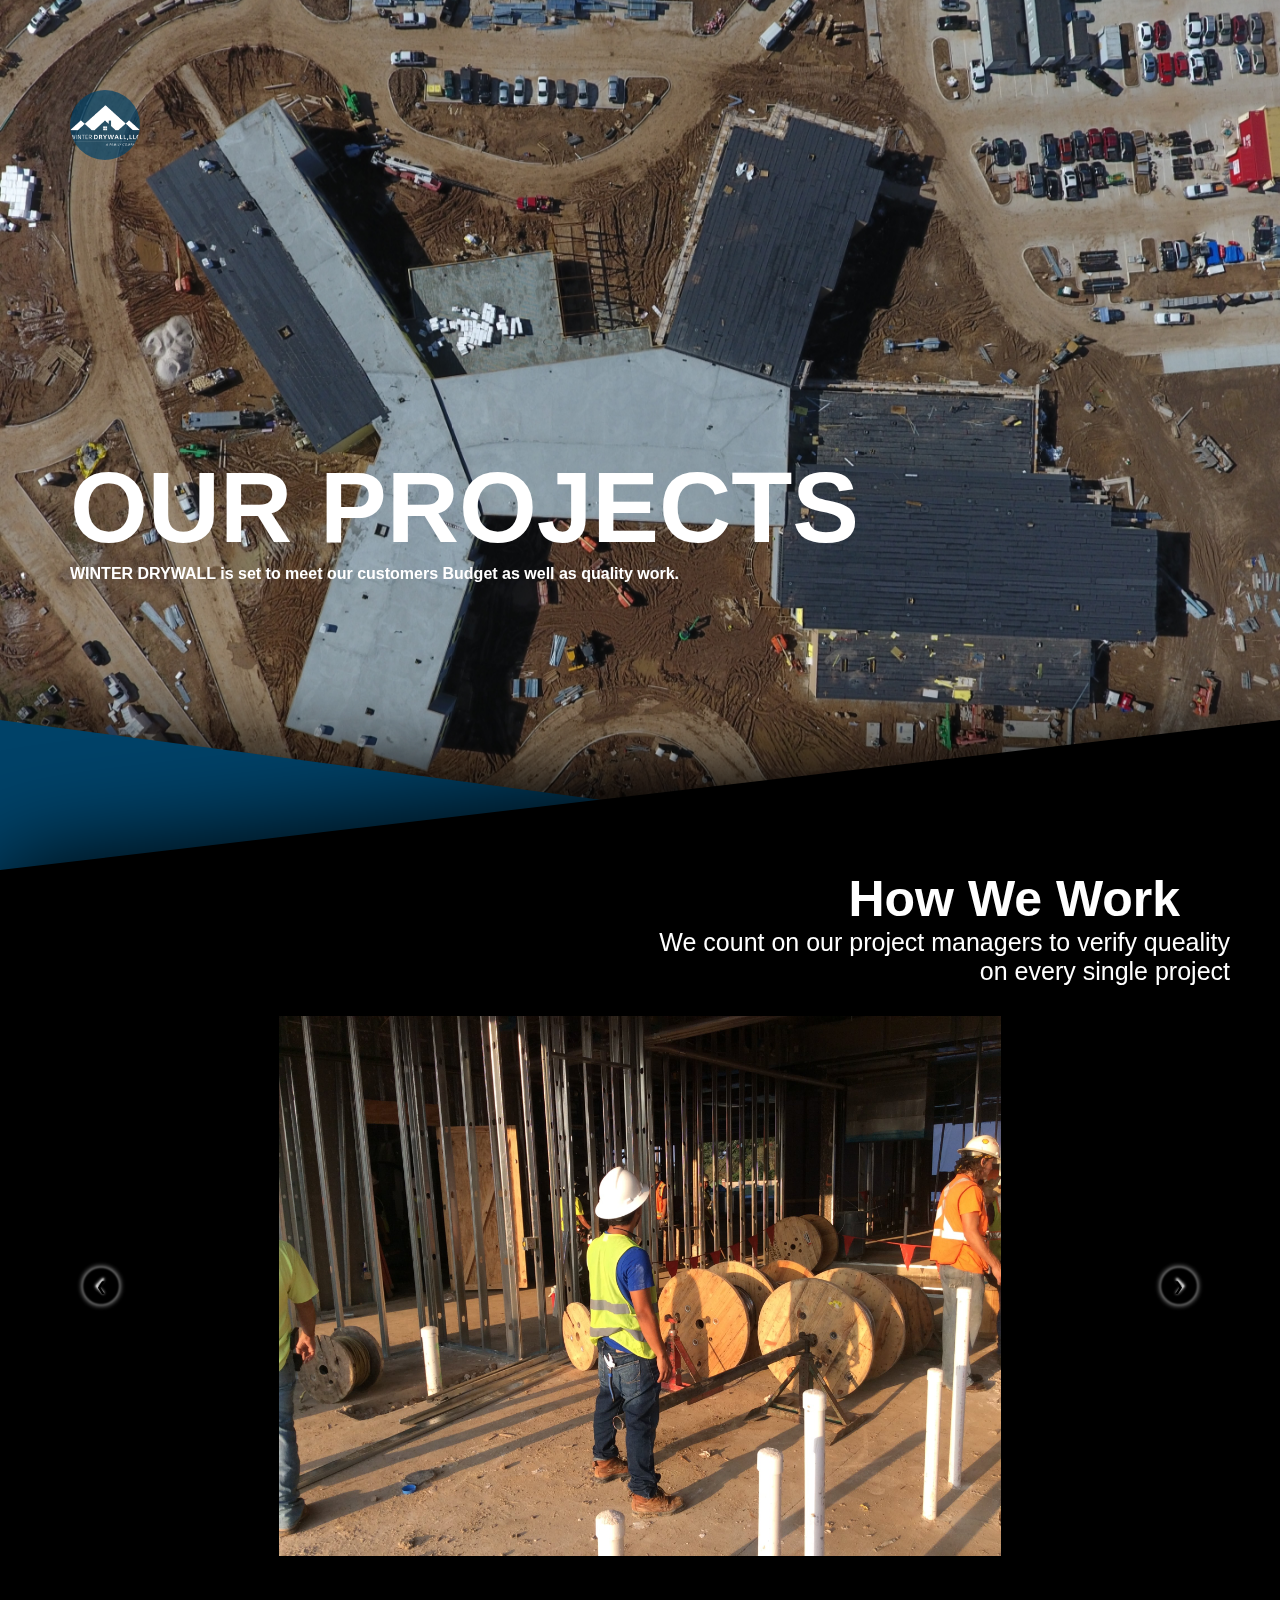
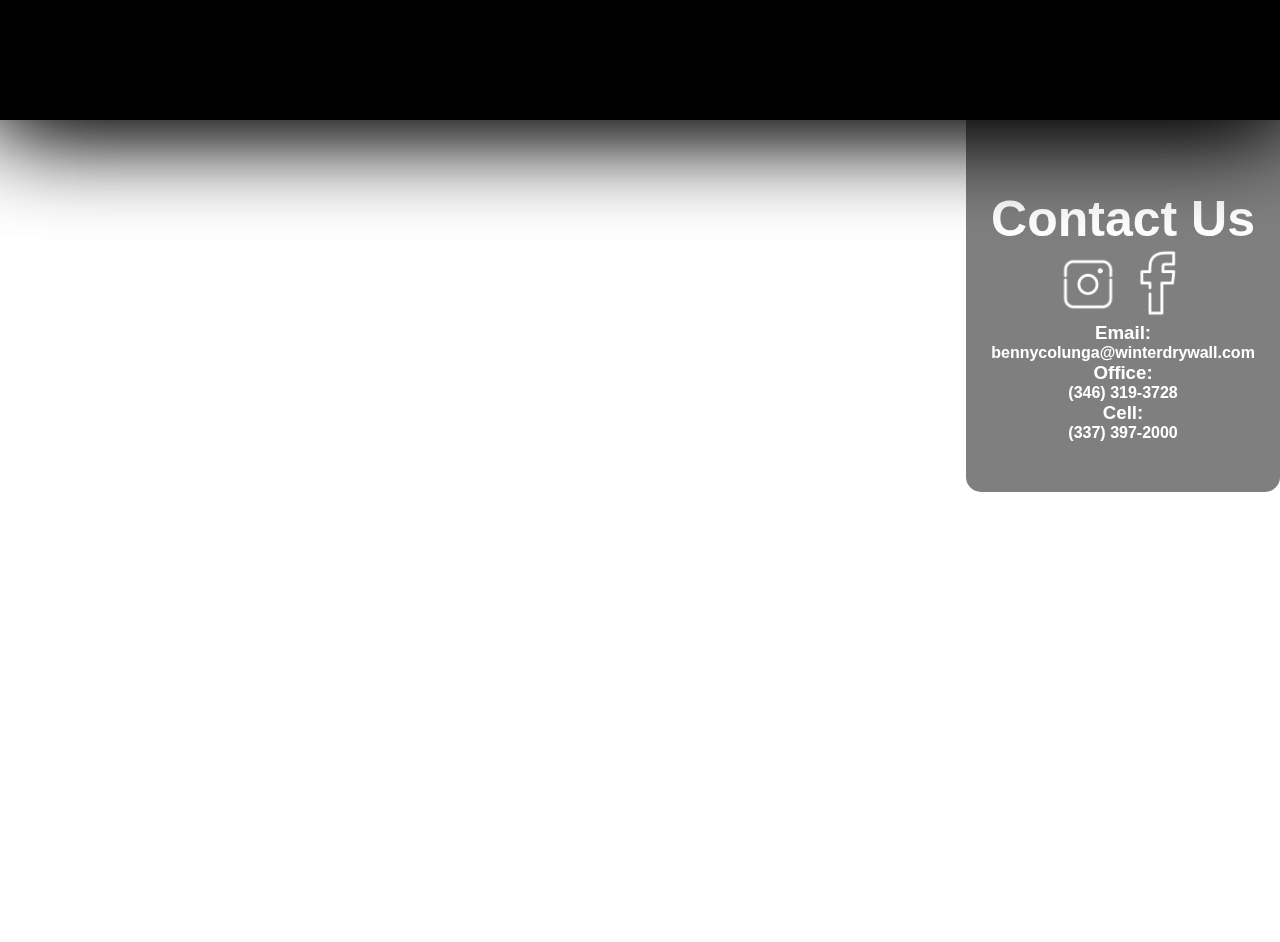
<file: Our_Projects.html>
<!DOCTYPE html>
<html lang="en">

<head>
    <title>Our Projects</title>
    <link rel="stylesheet" href="CSS/Base.css">
    <link rel="stylesheet" href="CSS/Our_Projecst.css">
    <meta name="viewport" content="width=device-width, initial-scale=1">
</head>

<body>
    <button class="Float" onclick="location.href='index.html'"></button>
    <div class="Titulo">
        <h1>OUR PROJECTS</h1>
        <h4>WINTER DRYWALL is set to meet our customers Budget as well as quality work.</h4>
    </div>

    <main class="Contenedor">

        <div class="ShadowBackAzul">
            <div class="ContenedorAzul">
            </div>
        </div>

        <div class="ShadowBackNegro">
            <div class="ContenedorNegro">
                <div class="Presentacion">
                    <h2>How We Work</h2>
                    <p>We count on our project managers to verify queality on every single project</p>
                </div>
                <div class="Renglon">
                    <div class="Carrusel">
                        <button class="Izquierda" onclick="plusDivs(-1)">&#10094;</button>
                        <div class="ContenedorImagen">
                            <img class="Imagen" src="./Imagenes/Carrusel/1.jpg">
                            <img class="Imagen" src="./Imagenes/Carrusel/2.jpg">
                            <img class="Imagen" src="./Imagenes/Carrusel/3.jpg">
                            <img class="Imagen" src="./Imagenes/Carrusel/4.jpg">
                            <img class="Imagen" src="./Imagenes/Carrusel/5.jpg">
                            <img class="Imagen" src="./Imagenes/Carrusel/6.jpg">
                            <img class="Imagen" src="./Imagenes/Carrusel/7.jpg">
                            <img class="Imagen" src="./Imagenes/Carrusel/8.jpg">
                            <img class="Imagen" src="./Imagenes/Carrusel/9.jpg">
                            <img class="Imagen" src="./Imagenes/Carrusel/10.jpg">
                            <img class="Imagen" src="./Imagenes/Carrusel/11.jpg">
                            <img class="Imagen" src="./Imagenes/Carrusel/12.jpg">
                            <img class="Imagen" src="./Imagenes/Carrusel/13.jpg">
                            <img class="Imagen" src="./Imagenes/Carrusel/14.jpg">
                            <img class="Imagen" src="./Imagenes/Carrusel/15.jpg">
                            <img class="Imagen" src="./Imagenes/Carrusel/16.jpg">
                        </div>
                        <button class="Derecha" onclick="plusDivs(1)">&#10095;</button>
                    </div>
                </div>
            </div>
        </div>
    </main>
    <section class="Contacto">
        <div class="ContactUs">
            <h2>Contact Us</h2>
            <div class="Renglon">
                <a href="https://www.instagram.com/winterdrywall/" target="_blank"><img src="./Imagenes/RedesSociales/Instagram.png" alt=""></a>
                <a href="https://www.Facebook.com/winterdrywall/" target="_blank"><img src="./Imagenes/RedesSociales/Facebook.png" alt=""></a>
            </div>
            <h3>Email: </h3>
            <h4>bennycolunga@winterdrywall.com</h4>
            <h3>Office:</h3>
            <h4>(346) 319-3728</h4>
            <h3>Cell:</h3>
            <h4>(337) 397-2000</h4>
        </div>
    </section>
    <div class="Espacio"></div>
</body>
<script src="./Javascript/Carouserl.js"></script>

</html>
</file>
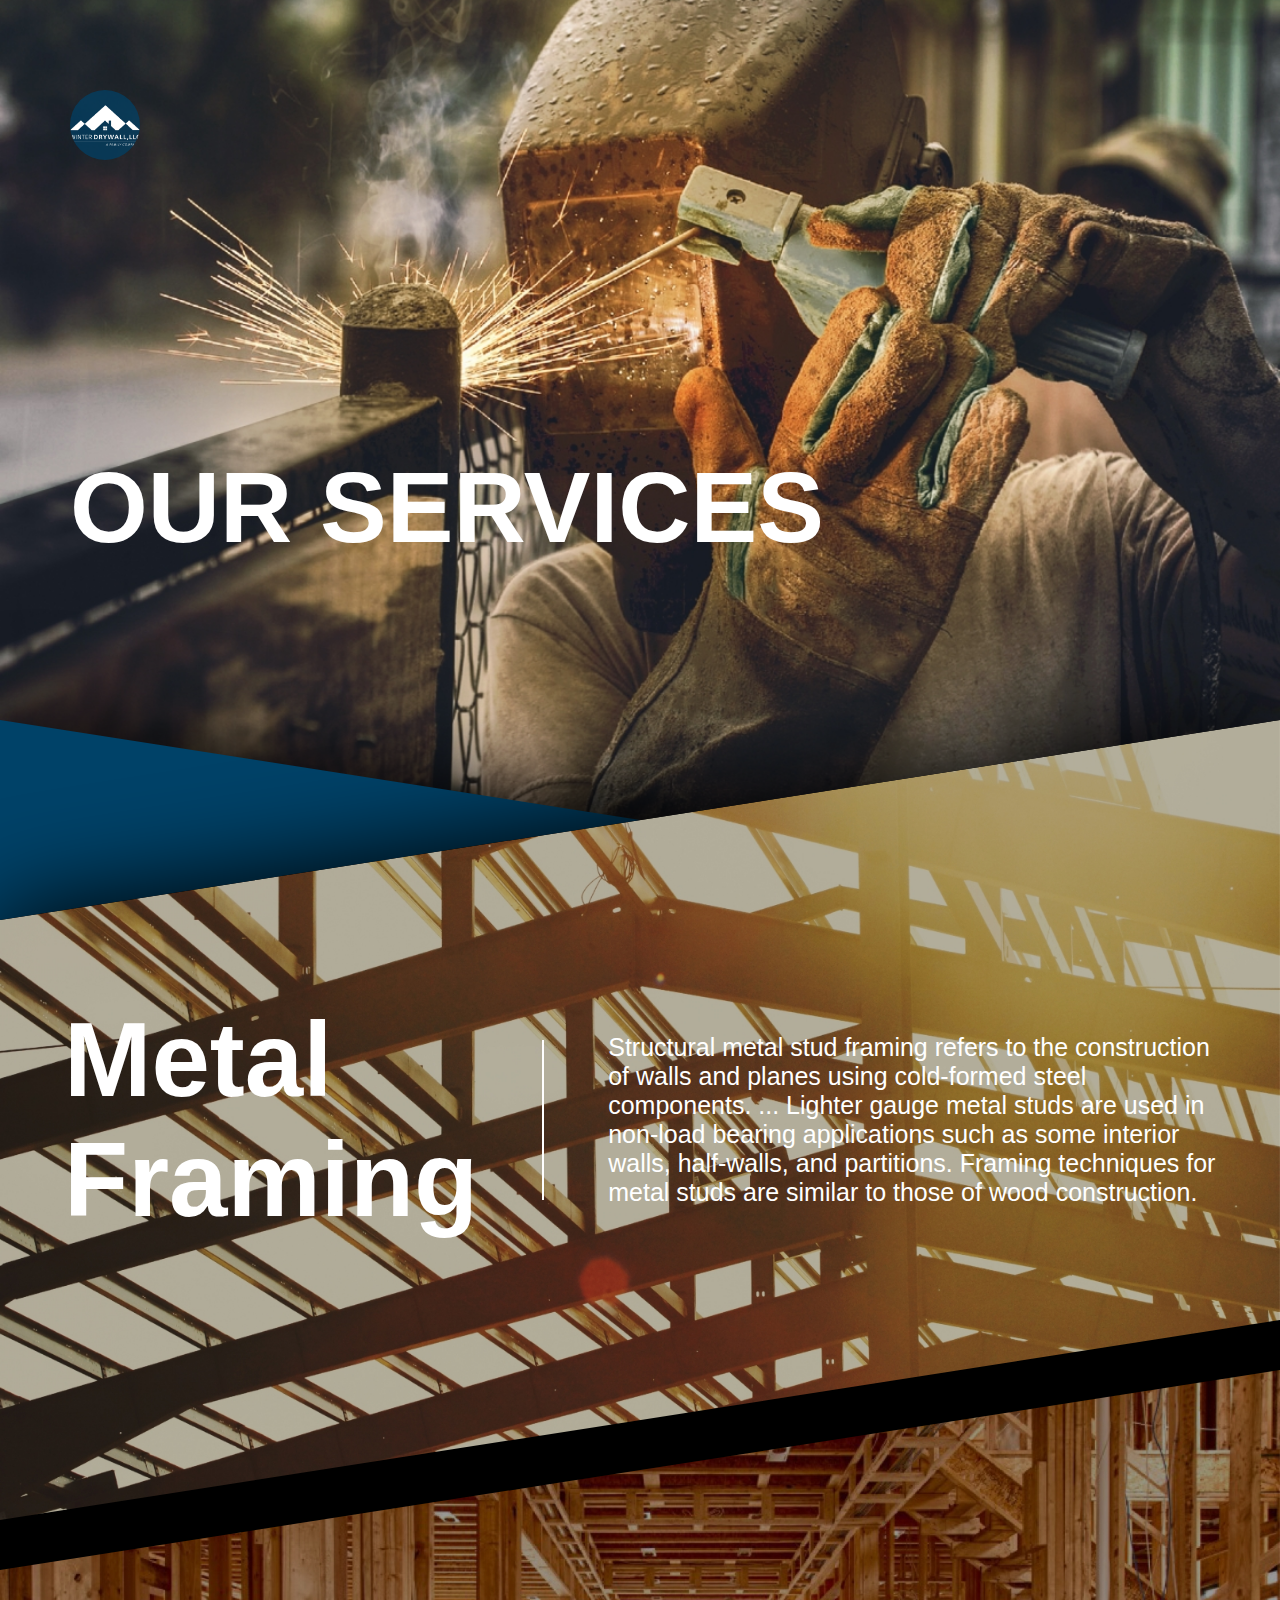
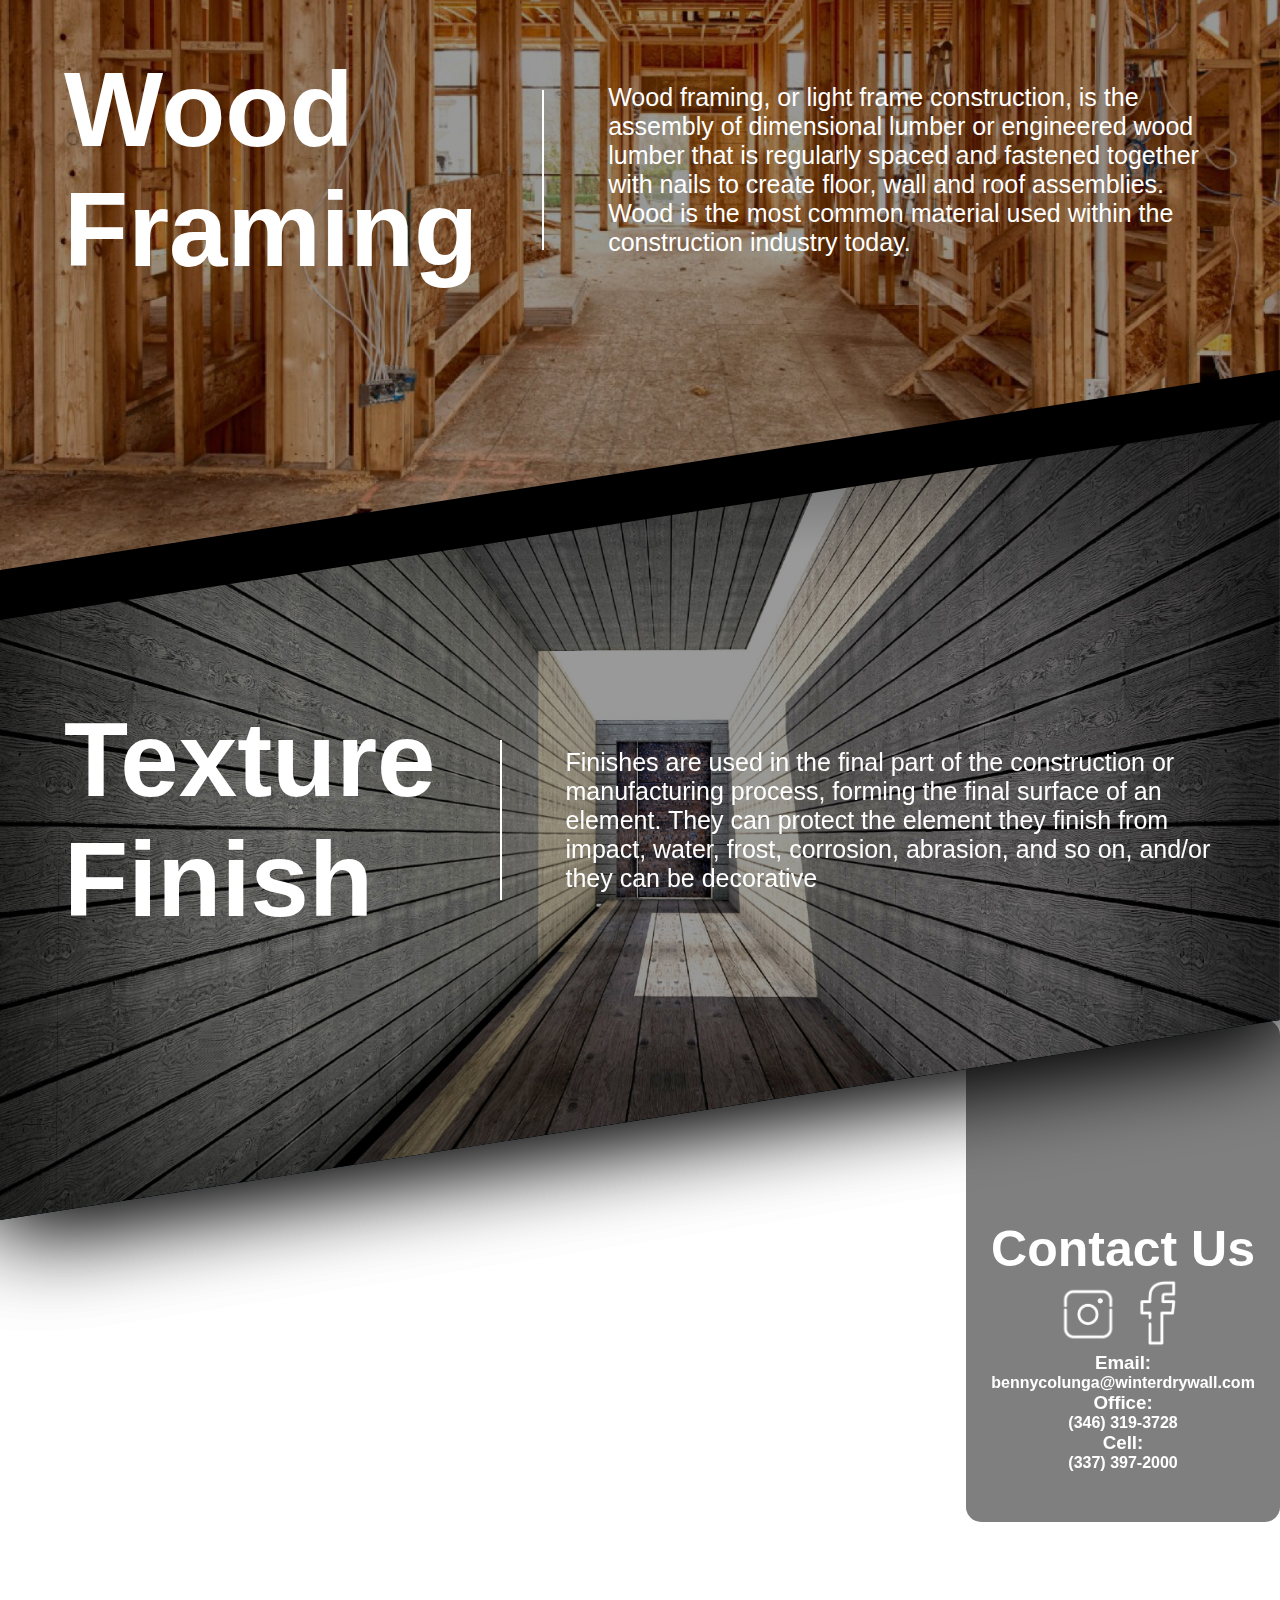
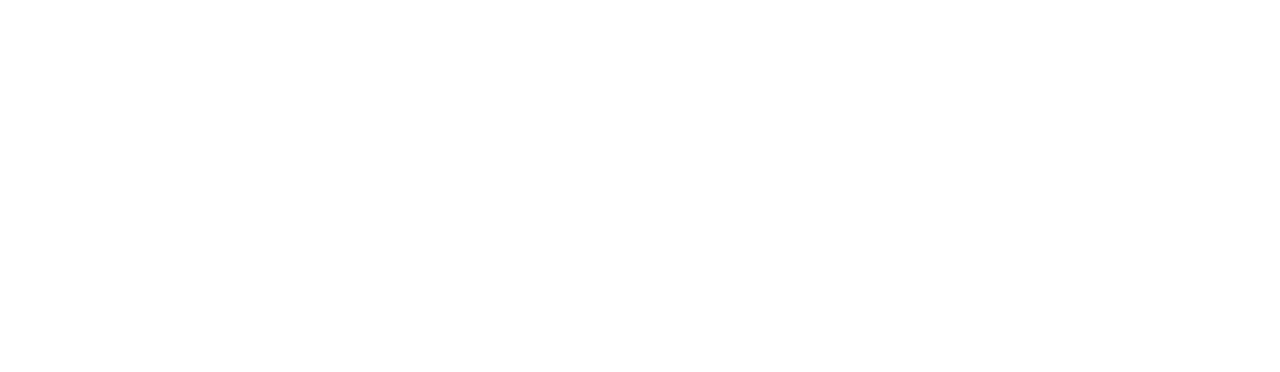
<file: Our_Services.html>
<!DOCTYPE html>
<html lang="en">

<head>
    <title>Our Services</title>
    <link rel="stylesheet" href="CSS/Base.css">
    <link rel="stylesheet" href="CSS/Our_Services.css">
    <meta name="viewport" content="width=device-width, initial-scale=1">
</head>

<body>
    <button class="Float" onclick="location.href='index.html'"></button>
    <div class="Titulo">
        <h1>OUR SERVICES</h1>
    </div>

    <main class="Contenedor">

        <div class="ShadowBackAzul">
            <div class="ContenedorAzul">
            </div>
        </div>

        <section class="ShadowBackNegro">
            <div class="ContenedorNegro">
                <div class="Metal">
                    <h2>Metal Framing</h2>
                    <hr>
                    <p>Structural metal stud framing refers to the construction of walls and planes using cold-formed steel components. ... Lighter gauge metal studs are used in non-load bearing applications such as some interior walls, half-walls, and partitions.
                        Framing techniques for metal studs are similar to those of wood construction.</p>
                </div>
                <div class="Wood">
                    <h2>Wood Framing</h2>
                    <hr>
                    <p>Wood framing, or light frame construction, is the assembly of dimensional lumber or engineered wood lumber that is regularly spaced and fastened together with nails to create floor, wall and roof assemblies. Wood is the most common
                        material used within the construction industry today.</p>

                </div>
                <div class="Texture">
                    <h2>Texture Finish</h2>
                    <hr>
                    <p>Finishes are used in the final part of the construction or manufacturing process, forming the final surface of an element. They can protect the element they finish from impact, water, frost, corrosion, abrasion, and so on, and/or they
                        can be decorative</p>
                </div>
            </div>
        </section>

    </main>
    <section class="Contacto">
        <div class="ContactUs">
            <h2>Contact Us</h2>
            <div class="Renglon">
                <a href="https://www.instagram.com/winterdrywall/" target="_blank"><img src="./Imagenes/RedesSociales/Instagram.png" alt=""></a>
                <a href="https://www.Facebook.com/winterdrywall/" target="_blank"><img src="./Imagenes/RedesSociales/Facebook.png" alt=""></a>
            </div>
            <h3>Email: </h3>
            <h4>bennycolunga@winterdrywall.com</h4>
            <h3>Office:</h3>
            <h4>(346) 319-3728</h4>
            <h3>Cell:</h3>
            <h4>(337) 397-2000</h4>
        </div>
    </section>
    <div class="Espacio"></div>
</body>

</html>
</file>
<file: CSS/Base.css>
* {
    margin: 0;
    padding: 0;
    font-family: sans-serif;
    box-sizing: border-box;
}

body {
    min-width: 400px;
}

body:before {
    content: "";
    left: 0;
    top: 0;
    width: 100%;
    height: 100%;
    z-index: -10;
}

.Titulo {
    margin-top: -30vh;
    margin-left: 70px;
    z-index: 3;
    position: fixed;
    color: white;
}

.Titulo h1 {
    font-size: 100px;
}

.Renglon {
    display: flex;
    flex-direction: row;
    align-items: center;
    justify-content: center;
    width: 100%;
}

.Contenedor {
    margin-top: 80vh;
    position: relative;
}

.ContenedorAzul {
    z-index: 2;
    position: absolute;
    background-color: rgba(0, 66, 104, 1);
    width: 100%;
    height: 100%;
    -webkit-clip-path: polygon(0% 0%, 0% 100%, 100% 100%, 100% 17%, 0% 0%);
    clip-path: polygon(0% 0%, 0% 100%, 100% 100%, 100% 17%, 0% 0%);
}

.ContenedorNegro {
    color: white;
    z-index: 5;
    background-color: rgba(0, 0, 0, 1);
    width: 100%;
    height: 100%;
    -webkit-clip-path: polygon(0% 15%, 0% 100%, 100% 100%, 100% 0%, 0% 15%);
    clip-path: polygon(0% 15%, 0% 100%, 100% 100%, 100% 0%, 0% 15%);
}

.ShadowBackAzul {
    position: absolute;
    z-index: 2;
    width: 100%;
    height: 100%;
    filter: drop-shadow(0 0 50px black);
}

.ShadowBackNegro {
    z-index: 5;
    position: absolute;
    height: 100%;
    width: 100%;
    filter: drop-shadow(0 0 50px black);
}

.Presentacion {
    display: flex;
    flex-direction: column;
    align-items: flex-end;
    padding: 150px 50px 0 50%;
    text-align: right;
}

.Presentacion h2 {
    font-size: 50px;
    padding: 0 50px 0 20%;
    text-align: center;
}

.Contacto {
    display: flex;
    flex-direction: row-reverse;
    width: 100%;
}

.ContactUs {
    margin-top: -15px;
    background-color: rgba(0, 0, 0, 0.5);
    padding: 85px 25px 50px 25px;
    width: fit-content;
    color: white;
    display: flex;
    flex-direction: column;
    align-items: center;
    justify-content: end;
    border-radius: 15px;
}

.ContactUs h2 {
    font-size: 50px;
}

.ContactUs img {
    width: 70px;
}

.Espacio {
    width: 50px;
    height: 50vh;
}

.Float {
    margin-top: -70vh;
    margin-left: 70px;
    position: fixed;
    z-index: 10;
    width: 70px;
    height: 70px;
    border: none;
    background-color: rgba(0, 66, 104, 0.7);
    background-image: url(../Imagenes/Winterdwlogotipo.png);
    background-size: contain;
    background-repeat: no-repeat;
    background-position: center center;
    border-radius: 100%;
}

@media(min-width:701px) and (max-width:1200px) {
    .Float {
        width: 60px;
        height: 60px;
    }
    .Titulo h1 {
        font-size: 70px;
    }
    .Presentacion h2 {
        font-size: 40px;
    }
    .ContenedorAzul {
        -webkit-clip-path: polygon(0% 0%, 0% 100%, 100% 100%, 100% 12%, 0% 0%);
        clip-path: polygon(0% 0%, 0% 100%, 100% 100%, 100% 12%, 0% 0%);
    }
    .ContenedorNegro {
        -webkit-clip-path: polygon(0% 10%, 0% 100%, 100% 100%, 100% 0%, 0% 10%);
        clip-path: polygon(0% 10%, 0% 100%, 100% 100%, 100% 0%, 0% 10%);
    }
    .Presentacion {
        padding: 130px 50px 0 15%;
    }
    .Presentacion h2 {
        font-size: 50px;
        padding: 0 50px 0 20%;
    }
    .ContactUs h2 {
        font-size: 40px;
    }
    .ContactUs img {
        width: 60px;
    }
}

@media (max-width:700px) {
    .Float {
        width: 50px;
        height: 50px;
    }
    .Titulo h1 {
        font-size: 45px;
    }
    .Presentacion h2 {
        font-size: 30px;
    }
    .ContenedorAzul {
        -webkit-clip-path: polygon(0% 0%, 0% 100%, 100% 100%, 100% 12%, 0% 0%);
        clip-path: polygon(0% 0%, 0% 100%, 100% 100%, 100% 12%, 0% 0%);
    }
    .ContenedorNegro {
        -webkit-clip-path: polygon(0% 10%, 0% 100%, 100% 100%, 100% 0%, 0% 10%);
        clip-path: polygon(0% 10%, 0% 100%, 100% 100%, 100% 0%, 0% 10%);
    }
    .Presentacion {
        padding: 110px 50px 0 15%;
    }
    .Presentacion h2 {
        font-size: 25px;
        padding: 0 50px 0 20%;
    }
    .ContactUs h2 {
        font-size: 30px;
    }
    .ContactUs img {
        width: 55px;
    }
}
</file>
<file: CSS/Our_Projecst.css>
body {
    min-width: 410px;
}

.Contenedor {
    height: 1480px;
}

body:before {
    content: "";
    display: block;
    position: fixed;
    left: 0;
    top: 0;
    background-color: red;
    width: 100%;
    background: url("../Imagenes/OurProjects/backportafolio.jpg") no-repeat center center /cover;
    height: 100%;
    z-index: -10;
}

.Izquierda {
    background-image: url("../Imagenes/OurProjects/boton_izquierda.png");
    background-repeat: no-repeat;
    background-size: contain;
    height: 50px;
    width: 50px;
    background-position: center;
    background-color: transparent;
    border: none;
}

.Derecha {
    background-image: url("../Imagenes/OurProjects/boton_derecha.png");
    background-repeat: no-repeat;
    background-size: contain;
    height: 50px;
    width: 50px;
    background-position: center;
    background-color: transparent;
    border: none;
}

.Imagen {
    height: 100%;
}

.ContenedorImagen {
    display: flex;
    align-items: center;
    justify-content: center;
    height: 90%;
}

.Carrusel {
    max-width: 1800px;
    display: flex;
    flex-direction: row;
    align-items: center;
    justify-content: space-around;
    width: 100%;
    height: 1050px;
}

.Presentacion p {
    font-size: 25px;
}

@media (min-width:850px) and (max-width:1400px) {
    .Carrusel {
        height: 600px;
    }
    .Contenedor {
        height: 1000px;
    }
}

@media (min-width:580px) and (max-width:849px) {
    .Presentacion p {
        font-size: 20px;
    }
    .Presentacion h2 {
        font-size: 40px;
    }
    .Carrusel {
        height: 400px;
    }
    .Imagen {
        max-width: 90%;
    }
    .Contenedor {
        height: 800px;
    }
}

@media (max-width:579px) {
    .Presentacion h2 {
        font-size: 25px;
    }
    .Presentacion p {
        font-size: 15px;
    }
    .Carrusel {
        height: 250px;
    }
    .Imagen {
        max-width: 90%;
    }
    .Contenedor {
        height: 550px;
    }
}
</file>
<file: CSS/Our_Services.css>
body:before {
    content: "";
    display: block;
    position: fixed;
    left: 0;
    top: 0;
    width: 100%;
    height: 100%;
    z-index: -10;
    background: url("../Imagenes/OurServices/MainBackground.png") no-repeat center center /cover;
}

body {
    min-width: 350px;
}

.Contenedor {
    height: 2100px;
}

.ContenedorAzul {
    z-index: 3;
    position: absolute;
    background-color: rgba(0, 66, 104, 1);
    width: 100%;
    height: 100%;
    -webkit-clip-path: polygon(0% 0%, 0% 100%, 100% 1900px, 100% 200px, 0% 0%);
    clip-path: polygon(0% 0%, 0% 100%, 100% 1900px, 100% 200px, 0% 0%);
}

.ContenedorNegro {
    z-index: 5;
    color: white;
    background-color: rgba(0, 0, 0, 1);
    width: 100%;
    height: 100%;
    -webkit-clip-path: polygon(0% 200px, 0% 100%, 100% 1900px, 100% 0%, 0% 200px);
    clip-path: polygon(0% 200px, 0% 100%, 100% 1900px, 100% 0%, 0% 200px);
}

.Metal,
.Wood,
.Texture {
    width: 100%;
    height: 800px;
    -webkit-clip-path: polygon(100% 0%, 100% 75%, 0% 100%, 0% 25%, 100% 0%);
    clip-path: polygon(100% 0%, 100% 75%, 0% 100%, 0% 25%, 100% 0%);
    display: flex;
    justify-content: center;
    align-items: center;
    font-size: 70px;
    font-weight: bold;
}

.Metal {
    background-image: url("../Imagenes/OurServices/MetalFraming.jpg");
    background-size: cover;
    background-position: center center;
}

.Wood {
    background-image: url("../Imagenes/OurServices/WoodFraming.jpg");
    background-size: cover;
    background-position: center center;
}

.Texture {
    background-image: url("../Imagenes/OurServices/TextureFinish.jpg");
    background-size: cover;
    background-position: center center;
}

.Wood,
.Texture {
    margin-top: -150px;
}

.ContactUs {
    padding-top: 200px;
    margin-top: -200px;
}

hr {
    border: none;
    border-left: 2px solid white;
    height: 20%;
    width: 2px;
    margin-left: 5%;
}

.Wood h2,
.Metal h2,
.Texture h2 {
    margin-left: 5%;
}

p {
    margin: 0 5%;
    font-size: 25px;
    font-weight: normal;
    text-align: left;
}

@media (min-width:701px) and (max-width:1200px) {
    .Metal,
    .Wood,
    .Texture {
        font-size: 50px;
        font-weight: bold;
    }
    p {
        font-size: 17px;
    }
}

@media (max-width:700px) {
    .Contenedor {
        height: 1300px;
    }
    .ContenedorAzul {
        z-index: -2;
        position: absolute;
        background-color: rgba(0, 66, 104, 1);
        width: 100%;
        height: 100%;
        -webkit-clip-path: polygon(0% 0%, 0% 100%, 100% 1175px, 100% 125px, 0% 0%);
        clip-path: polygon(0% 0%, 0% 100%, 100% 1175px, 100% 125px, 0% 0%);
    }
    .ContenedorNegro {
        color: white;
        background-color: rgba(0, 0, 0, 1);
        width: 100%;
        height: 100%;
        -webkit-clip-path: polygon(0% 200px, 0% 100%, 100% 1175px, 100% 0%, 0% 125px);
        clip-path: polygon(0% 200px, 0% 100%, 100% 1175px, 100% 0%, 0% 125px);
    }
    .Metal,
    .Wood,
    .Texture {
        width: 100%;
        height: 500px;
        -webkit-clip-path: polygon(100% 0%, 100% 75%, 0% 100%, 0% 25%, 100% 0%);
        clip-path: polygon(100% 0%, 100% 75%, 0% 100%, 0% 25%, 100% 0%);
        display: flex;
        justify-content: center;
        align-items: center;
        font-size: 25px;
        font-weight: bold;
    }
    .Wood,
    .Texture {
        margin-top: -100px;
    }
    h2 {
        margin-left: 15px;
    }
    hr {
        border: none;
        border-left: 2px solid white;
        height: 30%;
        width: 2px;
    }
    p {
        margin: 0 15px;
        font-size: 12px;
        font-weight: normal;
        text-align: left;
    }
}
</file>
